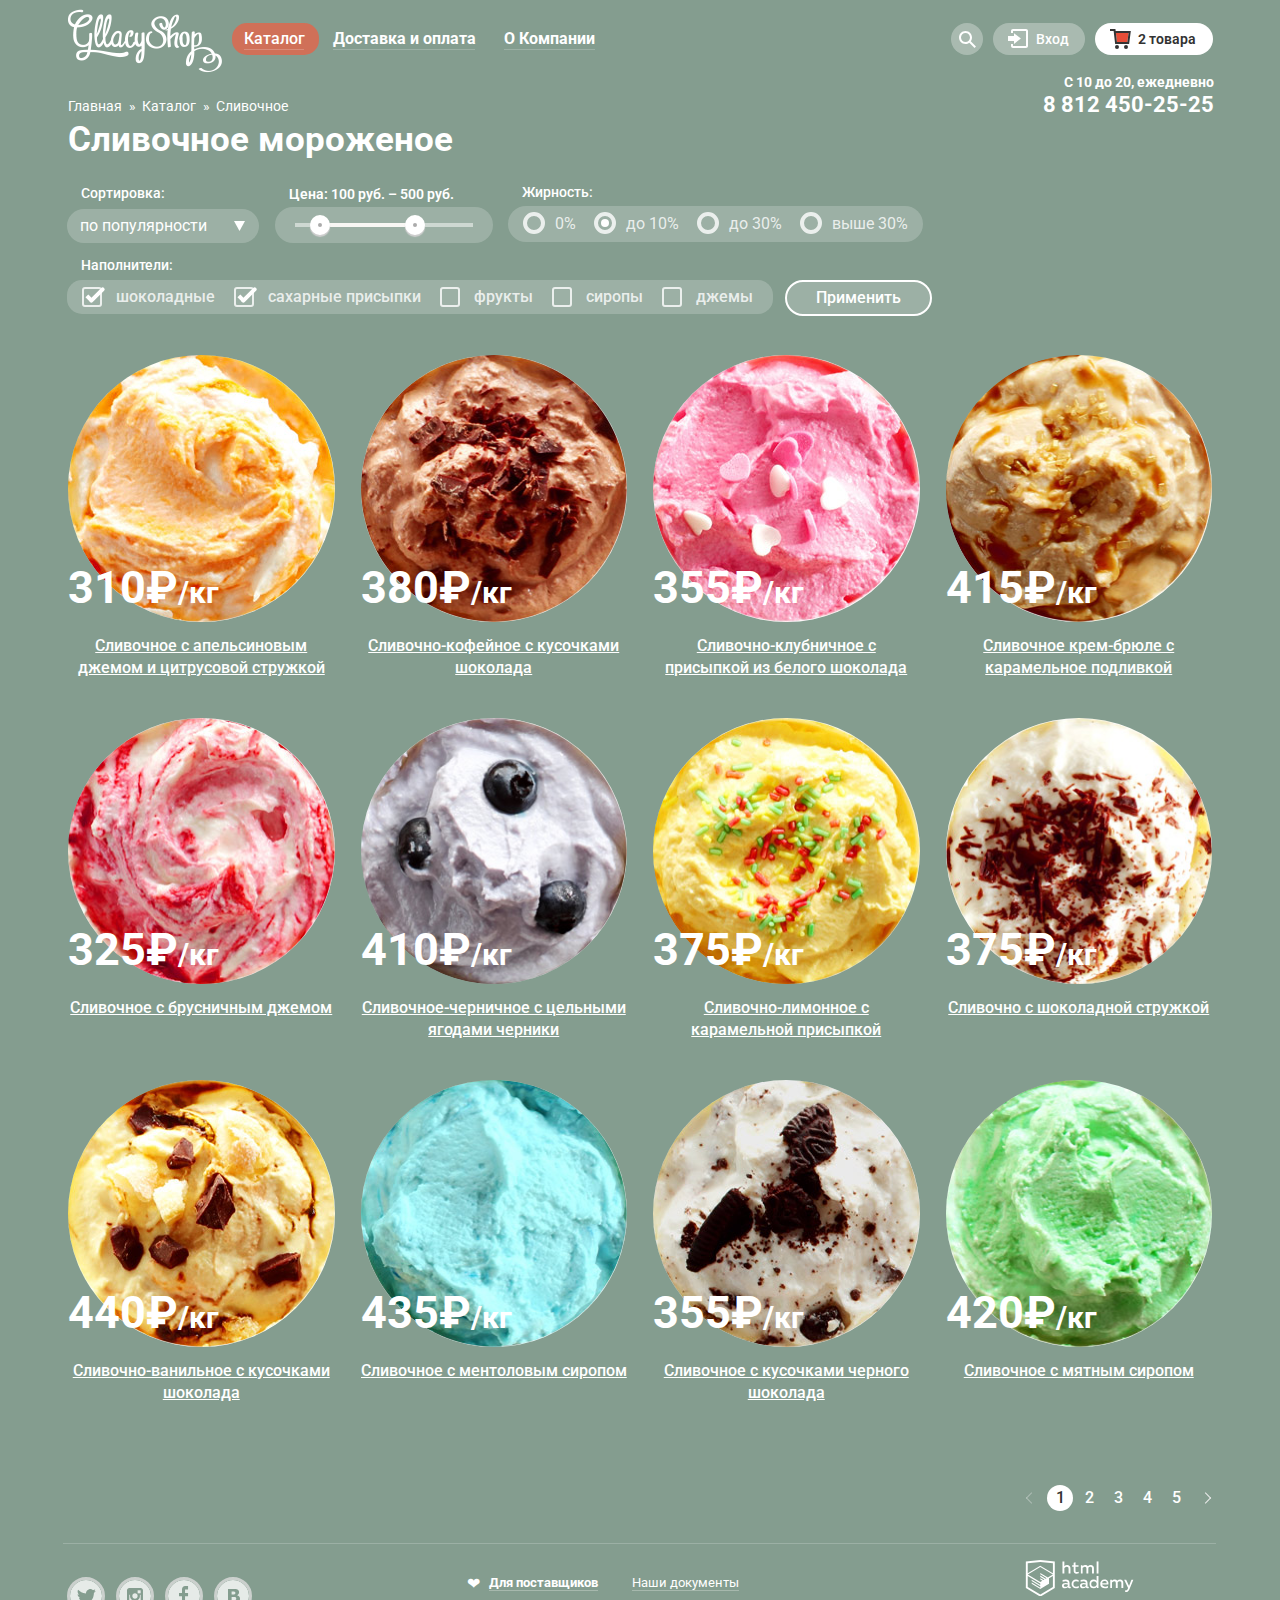
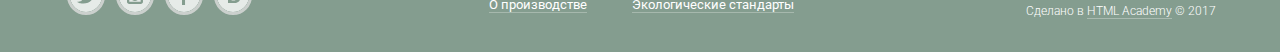
<file: catalog.html>
<!DOCTYPE html>
<html lang="ru">

<head>
    <meta charset="utf-8">
    <title>HTML Academy: Глейси каталог</title>
    <link href="https://fonts.googleapis.com/css?family=Roboto:100,100i,300,300i,400,400i,500,500i,700,700i,900,900i&amp;subset=cyrillic" rel="stylesheet">
    <link rel="stylesheet" type="text/css" href="css/normalize.css">
    <link rel="stylesheet" type="text/css" href="css/style.css">
</head>

<body>
    <header class="main-header container">
        <div class="header-top">
            <a href="index.html" class="main-header-logo">
                <img src="img/index-logo.png" width="154" height="64" alt="Логотип магазина мороженного «Gllacy»">
            </a>
            <nav>
                <ul class="site-navigator">
                    <li class="catalog-navigator">
                        <a href="#" class="cat cat-index menu">Каталог</a>
                        <ul class="site-navigation-sub">
                            <li class="sub-menu-new">
                                <a class="sub-link" href="#">Новинки</a>
                            </li>
                            <li class="cream">
                                <a href="catalog.html">Сливочное</a>
                            </li>
                            <li>
                                <a href="#">Щербеты</a>
                            </li>
                            <li>
                                <a href="#">Фруктовый лёд</a>
                            </li>
                            <li>
                                <a href="#">Мелорин</a>
                            </li>
                        </ul>
                    </li>
                    <li class="delivery">
                        <a href="#" class="menu">Доставка и оплата</a>
                    </li>
                    <li class="company">
                        <a href="#" class="menu">О Компании</a>
                    </li>
                </ul>
            </nav>
            <div class="search dropdown dropdown-btn">
                <div class="div-search-btn">
                    <a class="btn-search dropdown-btn" href="#"></a>
                </div>
                <div class="div-search dropdown-content">
                    <form class="search-form" method="POST" action="https://echo.htmlacademy.ru">
                        <input type="search" id="search-text" name="search-text" placeholder="Что ищем?">
                    </form>
                </div>
            </div>
            <div class="user-enter dropdown">
                <div class="enter">
                    <ul class="user-enter-list">
                        <li class="btn-enter-li">
                            <a href="#" class="btn-enter dropdown-btn">Вход</a>
                        </li>
                    </ul>
                </div>
                <div class="form-enter">
                    <form class="user dropdown-content" method="POST" action="https://echo.htmlacademy.ru">
                        <p>
                            <label for="user-login" class="visually-hidden">Электронная почта</label>
                            <input id="user-login" type="text" name="login" placeholder="Электронная почта" required>
                        </p>
                        <p>
                            <label for="user-password" class="visually-hidden">Пароль</label>
                            <input id="user-password" type="password" name="password" placeholder="Пароль" required>
                        </p>
                        <button class="site-enter" type="submit" value="Войти">Войти</button>
                        <p>
                            <a class="restore" href="#">Забыли пароль?</a>
                        </p>
                        <p>
                            <a class="new-registration" href="#">Новая регистрация</a>
                        </p>
                    </form>
                </div>
            </div>


            <div class="basket basket-cage dropdown-btn">
                <ul class="btn-cage-list">
                    <li class="btn-cage">
                        <a class="cage-index cage-catalog cage-index-catalog" href="#">2 товара</a>
                    </li>
                </ul>

                <div class="header-form-dropdown hide">
                    <form class="cart flex flex--column" action="https://echo.htmlacademy.ru" method="POST">
                        <h3 class="visually-hidden">Корзина</h3>
                        <table class="cart-products">
                            <caption class="cart-total">Итого: 750 руб.</caption>
                            <tbody>
                                <tr class="cart-row visually-hidden">
                                    <th class="cart-col-header">Удалить товар</th>
                                    <th class="cart-col-header">Изображение товара</th>
                                    <th class="cart-col-header">Наименование товара</th>
                                    <th class="cart-col-header">Количество (вес)</th>
                                    <th class="cart-col-header">Цена</th>
                                    <th class="cart-col-header">Стоимость</th>
                                </tr>
                                <tr class="cart-row">
                                    <td class="cart-td cart-td-remove">
                                        <button class="button button-remove" type="button" name="cart-button-remove" id="cart-button-remove-1">
                                            <span class="visually-hidden">Удалить</span>
                                        </button>
                                    </td>
                                    <td class="cart-td cart-td--img">
                                        <img class="cart-image" src="img/ice1.jpg" alt="Апельсиновый джем" width="35" height="35">
                                    </td>
                                    <td class="cart-td cart-name">Пломбир с апельсиновым джемом</td>
                                    <td class="cart-td cart-quantity">1,5 кг х</td>
                                    <td class="cart-td cart-price">200 руб</td>
                                    <td class="cart-td cart-subtotal">300 руб</td>
                                </tr>
                                <tr class="cart-row">
                                    <td class="cart-td cart-td-remove">
                                        <button class="button button-remove" type="button" name="cart-button-remove" id="cart-button-remove-2">
                                            <span class="visually-hidden">Удалить</span>
                                        </button>
                                    </td>
                                    <td class="cart-td cart-td--img">
                                        <img class="cart-image" src="img/ice3.jpg" alt="Клубника с белым шоколадом" width="35" height="35">
                                    </td>
                                    <td class="cart-td cart-name">Клубничный пломбир с присыпкой из белого шоколада</td>
                                    <td class="cart-td cart-quantity">1,5 кг х</td>
                                    <td class="cart-td cart-price">300 руб</td>
                                    <td class="cart-td cart-subtotal">450 руб</td>
                                </tr>
                            </tbody>
                        </table>
                        <button class="button button-have button-table" type="submit" name="cart-button">Оформить заказ</button>
                    </form>
                </div>
            </div>

        </div>
        <div class="header-data">
            <p>
                С 10 до 20, ежедневно
                <b>8 812 450-25-25</b>
            </p>
        </div>
    </header>
    <main class="container">
        <ul class="link-pages">
            <li>
                <a class="breadcrumbs-link" href="index.html">Главная</a>
            </li>
            <li>
                <a class="breadcrumbs-link" href="catalog.html">Каталог</a>
            </li>
            <li>
                <a>Сливочное</a>
            </li>
        </ul>
        <section class="catalog-ice">
            <h1>Сливочное мороженое</h1>
            <form action="https://echo.htmlacademy.ru" method="post">
                <div class="sorting">
                    <fieldset class="filter-category">
                        <legend class="icecream-sorting">Сортировка:</legend>
                        <select id="popular">
                            <option value="popular">по популярности</option>
                            <option value="cheap">сначала недорогие</option>
                            <option value="expensive">сначала дорогие</option>
                            <option value="fatness">по жирности</option>
                        </select>
                    </fieldset>
                    <fieldset class="filter-item">
                        <legend class="price-range">Цена: 100 руб. – 500 руб.</legend>
                        <div class="range-filter">
                            <div class="range-controls">
                                <div class="scale">
                                    <div class="bar"></div>
                                </div>
                                <div class="toggle toggle-min"></div>
                                <div class="toggle toggle-max"></div>
                            </div>
                        </div>
                    </fieldset>
                    <fieldset class="fillers-fats">
                        <legend class="icecream-sorting-fats">
                            <span>Жирность:</span>
                        </legend>
                        <ul class="fillers-radio">
                            <li class="fats-radio">
                                <label class="fillers-fats-radio">
                                    <input type="radio" name="fat" class="visually-hidden" value="0%">
                                    <span class="radio-indicator"></span>
                                    0%
                                </label>
                            </li>
                            <li class="fats-radio">
                                <label class="fillers-fats-radio">
                                    <input type="radio" name="fat" class="visually-hidden" value="-10%" checked>
                                    <span class="radio-indicator"></span>
                                    до 10%
                                </label>
                            </li>
                            <li class="fats-radio">
                                <label class="fillers-fats-radio">
                                    <input type="radio" name="fat" class="visually-hidden" value="-30%">
                                    <span class="radio-indicator"></span>
                                    до 30%
                                </label>
                            </li>
                            <li class="fats-radio">
                                <label class="fillers-fats-radio">
                                    <input type="radio" name="fat" class="visually-hidden" value="+30%">
                                    <span class="radio-indicator"></span>
                                    выше 30%
                                </label>
                            </li>
                        </ul>
                    </fieldset>
                    <fieldset class="fillers">
                        <legend class="icecream-sorting">Наполнители:</legend>
                        <ul class="icecream-sorting-sweet">
                            <li class="fillers-chekbox">
                                <label class="filler-box">
                                    <input type="checkbox" class="visually-hidden" name="chocolad" id="chocolaad" checked>
                                    <span class="checkbox-indicator"></span>
                                    шоколадные
                                </label>
                            </li>
                            <li class="fillers-chekbox">
                                <label class="filler-box">
                                    <input type="checkbox" class="visually-hidden" name="sugar" id="sugar" checked>
                                    <span class="checkbox-indicator"></span>
                                    сахарные присыпки
                                </label>
                            </li>
                            <li class="fillers-chekbox">
                                <label class="filler-box">
                                    <input type="checkbox" class="visually-hidden" name="fruit" id="fruit">
                                    <span class="checkbox-indicator"></span>
                                    фрукты
                                </label>
                            </li>
                            <li class="fillers-chekbox">
                                <label class="filler-box">
                                    <input type="checkbox" class="visually-hidden" name="sirop" id="sirop">
                                    <span class="checkbox-indicator"></span>
                                    сиропы
                                </label>
                            </li>
                            <li class="fillers-chekbox">
                                <label class="filler-box">
                                    <input type="checkbox" class="visually-hidden" name="jam" id="jam">
                                    <span class="checkbox-indicator"></span>
                                    джемы
                                </label>
                            </li>
                        </ul>
                    </fieldset>
                    <button class="button-sorting" type="submit" value="Применить"> Применить </button>
                </div>
            </form>
        </section>
        <section class="price">
            <h2 class="visually-hidden">Примеры мороженного «Gllacy»</h2>
            <ul class="icecream ice-catalog">
                <li class="ice">
                    <div>
                        <img class="ice-img" src="img/ice1.jpg" width="267" height="267" alt="Сливочное мороженное">
                        <p class="sell">310&#8381;<span>/кг</span>
                        </p>
                        <a href="#" class="price-ice">Сливочное с апельсиновым джемом и цитрусовой стружкой</a>
                        <div class="fast-see">
                            <a class="button button-have" href="#">Быстрый просмотр</a>
                        </div>
                    </div>
                </li>
                <li class="ice">
                    <div>
                        <img class="ice-img" src="img/ice2.jpg" width="267" height="267" alt="шоколадное мороженное">
                        <p class="sell">380&#8381;<span>/кг</span>
                        </p>
                        <a href="#" class="price-ice">Сливочно-кофейное с кусочками шоколада</a>
                        <div class="fast-see">
                            <a class="button button-have" href="#">Быстрый просмотр</a>
                        </div>
                    </div>
                </li>
                <li class="ice">
                    <div>
                        <img class="ice-img" src="img/ice3.jpg" width="267" height="267" alt="Сливочно-клубничное">
                        <p class="sell">355&#8381;<span>/кг</span>
                        </p>
                        <a href="#" class="price-ice">Сливочно-клубничное с присыпкой из белого шоколада</a>
                        <div class="fast-see">
                            <a class="button button-have" href="#">Быстрый просмотр</a>
                        </div>
                    </div>
                </li>
                <li class="ice">
                    <div>
                        <img class="ice-img" src="img/ice4.jpg" width="267" height="267" alt="Сливочное крем-брюле">
                        <p class="sell">415&#8381;<span>/кг</span>
                        </p>
                        <a href="#" class="price-ice">Сливочное крем-брюле с карамельное подливкой</a>
                        <div class="fast-see">
                            <a class="button button-have" href="#">Быстрый просмотр</a>
                        </div>
                    </div>
                </li>
                <li class="ice">
                    <div>
                        <img class="ice-img" src="img/ice5.jpg" width="267" height="267" alt="Сливочное с брусничным джемом">
                        <p class="sell">325&#8381;<span>/кг</span>
                        </p>
                        <a href="#" class="price-ice">Сливочное с брусничным джемом
                        </a>
                        <div class="fast-see">
                            <a class="button button-have" href="#">Быстрый просмотр</a>
                        </div>
                    </div>
                </li>
                <li class="ice">
                    <div>
                        <img class="ice-img" src="img/ice6.jpg" width="267" height="267" alt="Сливочное-черничное с цельными ягодами черники">
                        <p class="sell">410&#8381;<span>/кг</span>
                        </p>
                        <a href="#" class="price-ice">Сливочное-черничное с цельными ягодами черники</a>
                        <div class="fast-see">
                            <a class="button button-have" href="#">Быстрый просмотр</a>
                        </div>
                    </div>
                </li>
                <li class="ice">
                    <div>
                        <img class="ice-img" src="img/ice7.jpg" width="267" height="267" alt="Сливочно-лимонное с карамельной присыпкой">
                        <p class="sell">375&#8381;<span>/кг</span>
                        </p>
                        <a href="#" class="price-ice">Сливочно-лимонное с карамельной присыпкой</a>
                        <div class="fast-see">
                            <a class="button button-have" href="#">Быстрый просмотр</a>
                        </div>
                    </div>
                </li>
                <li class="ice">
                    <div>
                        <img class="ice-img" src="img/ice8.jpg" width="267" height="267" alt="Сливочно с шоколадной стружкой">
                        <p class="sell">375&#8381;<span>/кг</span>
                        </p>
                        <a href="#" class="price-ice">Сливочно c шоколадной стружкой
                        </a>
                        <div class="fast-see">
                            <a class="button button-have" href="#">Быстрый просмотр</a>
                        </div>
                    </div>
                </li>
                <li class="ice">
                    <div>
                        <img class="ice-img" src="img/ice9.jpg" width="267" height="267" alt="Сливочно-ванильное с кусочками шоколада">
                        <p class="sell">440&#8381;<span>/кг</span>
                        </p>
                        <a href="#" class="price-ice">Сливочно-ванильное с кусочками шоколада</a>
                        <div class="fast-see">
                            <a class="button button-have" href="#">Быстрый просмотр</a>
                        </div>
                    </div>
                </li>
                <li class="ice">
                    <div>
                        <img class="ice-img" src="img/ice10.jpg" width="267" height="267" alt="Сливочное с ментоловым сиропом">
                        <p class="sell">435&#8381;<span>/кг</span>
                        </p>

                        <a href="#" class="price-ice">Сливочное с ментоловым сиропом
                        </a>
                        <div class="fast-see">
                            <a class="button button-have" href="#">Быстрый просмотр</a>
                        </div>
                    </div>
                </li>
                <li class="ice">
                    <div>
                        <img class="ice-img" src="img/ice11.jpg" width="267" height="267" alt="Сливочное с кусочками черного шоколада">
                        <p class="price1">355&#8381;<span>/кг</span>
                        </p>

                        <a href="#" class="price-ice">Сливочное с кусочками черного шоколада
                        </a>
                        <div class="fast-see">
                            <a class="button button-have" href="#">Быстрый просмотр</a>
                        </div>
                    </div>
                </li>
                <li class="ice">
                    <div>
                        <img class="ice-img" src="img/ice12.jpg" width="267" height="267" alt="Сливочное с мятным сиропом">
                        <p class="sell">420&#8381;<span>/кг</span></p>

                        <a href="#" class="price-ice">Сливочное с мятным сиропом
                        </a>
                        <div class="fast-see">
                            <a class="button button-have" href="#">Быстрый просмотр</a>
                        </div>
                    </div>
                </li>
            </ul>
        </section>
        <section class="page">
            <h2 class="visually-hidden">Переход по страницам каталога</h2>
            <nav>
                <div class="paginator">
                    <ol class="paginator-list">
                        <li class="paginator-item">
                            <a class="paginator-link first-page not-light" href="#"></a>
                        </li>
                        <li class="paginator-item">
                            <a class="paginator-link not-light " href="#">1</a>
                        </li>
                        <li class="paginator-item">
                            <a class="paginator-link" href="#">2</a>
                        </li>
                        <li class="paginator-item">
                            <a class="paginator-link" href="#">3</a>
                        </li>
                        <li class="paginator-item">
                            <a class="paginator-link" href="#">4</a>
                        </li>
                        <li class="paginator-item">
                            <a class="paginator-link" href="#">5</a>
                        </li>
                        <li class="paginator-item">
                            <a class="paginator-link last-page not-light " href="#"></a>
                        </li>
                    </ol>
                </div>
            </nav>
        </section>
    </main>
    <footer class="container flex-footer">
        <ul class="social-flex">
            <li class="social-btn social-btn-tw">
                <a href="#">
                    <img class="tw" src="img/tw.svg" width="38" height="38" alt="твиттер">
                </a>
            </li>
            <li class="social-btn social-btn-in">
                <a href="#">
                    <img class="it" src="img/it.svg" width="38" height="38" alt="инстаграм">
                </a>
            </li>
            <li class="social-btn social-btn-fb">
                <a href="#">
                    <img class="fb" src="img/fb.svg" width="38" height="38" alt="фейсбук">
                </a>
            </li>
            <li class="social-btn social-btn-vk">
                <a href="#">
                    <img class="vk" src="img/vk.svg" width="38" height="38" alt="вконтакте">
                </a>
            </li>
        </ul>
        <div class="table-footer-menu">
            <ul class="footer-list">
                <li>
                    <a class="heart" href="#">Для поставщиков</a>
                </li>
                <li>
                    <a href="#">Наши документы</a>
                </li>

                <li>
                    <a href=#>О производстве</a>
                </li>
                <li>
                    <a href="#">Экологические стандарты</a>
                </li>
            </ul>
        </div>
        <div class="htmlacademy-logo">
            <a href="https://htmlacademy.ru/intensive/htmlcss" target="_blank">
                <img src="img/html-logo.svg" width="130" height="36" alt="Логотип HTMLAcademy">
            </a>
            <p>Сделано в
                <a class="logo-href" href="https://htmlacademy.ru/intensive/htmlcss" target="_blank">HTML Academy</a> © 2017</p>
        </div>
    </footer>
    <section class="popup hide">
        <h2 class="visually-hidden">Обратная связь</h2>
        <div class="feedback-window">
            <form class="feedback-form-window" method="POST" action="https://echo.htmlacademy.ru">
                <span>Мы обязательно вам ответим!</span>
                <input type="text" id="yourname" name="youname" placeholder="Как вас зовут?" required>
                <input type="email" id="your-email" name="your-email" placeholder="Ваша почта для ответа?" required>
                <input type="text" id="your-comment" name="your-comment" placeholder="Напишите что-нибудь..." required>
                <button type="submit">Отправить</button>
            </form>
        </div>
    </section>

</body>

</html>
</file>
<file: css/style.css>
html {
  -webkit-box-sizing: border-box;
  box-sizing: border-box;
}

*,
*::before,
*::after {
  -webkit-box-sizing: inherit;
  box-sizing: inherit;
}

body {
  margin: 0px;
  padding: 0px;
  min-width: 1200px;
  font-weight: 400;
  font-size: 16px;
  line-height: 22px;
  font-family: "Roboto", Tahoma, sans-serif;
  background-color: #849d8f;
}

img {
  max-width: 100%;
}

a {
  text-decoration: none;
}

.container {
  display: block;
  min-width: 900px;
  max-width: 1200px;
  width: 100%;
  width: 1200px;
  margin: 0 auto;
  padding: 0 28px;
}

.hide {
  display: none;
}

.header-top {
  display: -webkit-box;
  display: -ms-flexbox;
  display: flex;
  margin-top: 23px;
}

.main-header-logo {
  margin-top: -14px;
  margin-left: 0px;
}

.site-navigator {
  display: -webkit-box;
  display: -ms-flexbox;
  display: flex;
  -webkit-box-pack: justify;
  -ms-flex-pack: justify;
  justify-content: space-between;
  -webkit-box-align: center;
  -ms-flex-align: center;
  align-items: center;
  padding-left: 0;
  list-style: none;
  margin-left: 10px;
  margin-top: 5px;
}

.site-navigator li:first-child {
  margin-left: 0;
}

.site-navigator a {
  font-size: 16px;
  line-height: 18px;
  font-weight: bold;
  color: #ffffff;
}

.site-navigation-sub a {
  display: block;
  font-size: 14px;
  line-height: 28px;
  font-weight: 400;
  color: #323232;
  list-style: none;
  text-decoration: none;
  padding-left: 20px;
}

.sub-menu-new {
  font-weight: 700;
}

.sub-menu-new:hover {
  text-align: left;
  background-color: #fbded8;
  border-radius: 0;
}

.site-navigator ul {
  position: absolute;
  padding-left: 0;
  list-style: none;
  background-color: #f8f7f4;
  display: none;
  text-align: left;
  -webkit-box-sizing: border-box;
  box-sizing: border-box;
  width: 143px;
  margin-left: -7px;
  padding: 0;
  overflow: hidden;
  list-style: none;
  background-color: #f8f7f4;
  border-radius: 5px;
  -webkit-box-shadow: 0 20px 20px rgba(0, 0, 0, 0.4);
  box-shadow: 0 20px 20px rgba(0, 0, 0, 0.4);
}

.site-navigator a {
  padding: 1px 14px;
  border-radius: 15px;
}

a.menu {
  padding: 5px 14px;
}

a.menu::before {
  content: "";
  position: absolute;
  top: 49px;
  width: 60px;
  border-bottom: 1px solid rgba(255, 255, 255, 0.2);
  transition: all 0.3s ease-in-out;
}

.delivery a::before {
  width: 142px;
}

.company a::before {
  width: 91px;
}

.site-navigator a:hover,
.catalog-navigator:hover > a {
  background: #f7f6f3;
  color: #323232;
  -webkit-transition: all 0.2s ease-in-out;
  -o-transition: all 0.2s ease-in-out;
  transition: all 0.2s ease-in-out;
}

.site-navigator a:active {
  background-color: #ededed;
  -webkit-transition: all 0.2s ease-in-out;
  -o-transition: all 0.2s ease-in-out;
  transition: all 0.2s ease-in-out;
}

.catalog-navigator,
.delivery,
.company,
.btn-enter,
.btn-cage {
  padding-bottom: 10px;
}

.catalog-navigator:hover ul {
  margin-top: 7px;
  display: block;
  z-index: 1;
  -webkit-transition: all 0.2s ease-in-out;
  -o-transition: all 0.2s ease-in-out;
  transition: all 0.2s ease-in-out;
}

a.sub-link {
  font-weight: 700;
  padding: 0 15px;
  line-height: 38px;
}

a.sub-link::after {
  display: block;
  content: "";
  width: 100%;
  margin: 0 auto;
  height: 1px;
  background-color: rgba(50, 50, 50, 0.2);
}

.site-navigation-sub a:hover {
  text-align: left;
  background-color: #fbded8;
  border-radius: 0;
  -webkit-transition: all 0.2s ease-in-out;
  -o-transition: all 0.2s ease-in-out;
  transition: all 0.2s ease-in-out;
}

.site-navigation-sub a:active {
  background-color: #f6b5a5;
}

.dropdown .dropdown-content {
  display: none;
}

.dropdown-btn {
  margin-left: 10px;
}

.search {
  margin-left: auto;
}
.basket {
  margin-left: 0px;
  position: relative;
}

.btn-search {
  display: inline-block;
  width: 32px;
  height: 32px;
  background: url("../img/lupa.svg") no-repeat 50% 50%;
  background-color: rgba(255, 255, 255, 0.3);
  border-radius: 50%;
}

.btn-search:hover {
  background: url("../img/lupa-hover.svg") no-repeat 50% 50%;
  background-color: #ffffff;
  -webkit-transition: all 0.2s ease-in-out;
  -o-transition: all 0.2s ease-in-out;
  transition: all 0.2s ease-in-out;
}

.search:hover .div-search {
  display: block;
  position: absolute;
  padding: 1px 1px 20px 1px;
}
.btn-enter {
  display: inline-block;
  padding: 9px 16px 9px 43px;
  font-weight: 500;
  font-size: 14px;
  line-height: 14px;
  text-align: center;
  color: #ffffff;
  vertical-align: top;
  text-decoration: none;
  background: url("../img/enter.svg") no-repeat 21% 49%;
  background-color: rgba(255, 255, 255, 0.3);
  border-radius: 50px;
  border: none;

  cursor: pointer;
}

.btn-enter:hover {
  display: block;
  color: #323232;
  background: url("../img/enter-hover.svg") no-repeat 21% 49%;
  background-color: #ffffff;
  -webkit-transition: all 0.2s ease-in-out;
  -o-transition: all 0.2s ease-in-out;
  transition: all 0.2s ease-in-out;
}

.user-enter:hover .dropdown-content {
  display: block;
  position: absolute;
  margin-left: -175px;
  margin-top: -6px;
  width: 277px;
  height: 214px;
  background-color: #f8f7f4;
  border-radius: 10px;
  z-index: 1;
}

.user-enter-list {
  margin: 0;
  padding: 0;
}

.btn-enter-li {
  display: inline-block;
  list-style: none;
  margin: 0;
  padding-bottom: 10px;
}

input[type="text"] {
  font-size: 16px;
  width: 239px;
  font-weight: 900;
  color: #323232;
  height: 42px;
  margin: 10px 19px;
  border-radius: 5px;
  padding-left: 14px;
  padding-right: 14px;
  border: 1px solid #d3d3d2;
}

input[type="text"]::-webkit-input-placeholder {
  font-size: 14px;
  color: #999999;
  font-weight: 400;
}

input[type="text"]:-ms-input-placeholder {
  font-size: 14px;
  color: #999999;
  font-weight: 400;
}

input[type="text"]::-ms-input-placeholder {
  font-size: 14px;
  color: #999999;
  font-weight: 400;
}

input[type="text"]::placeholder {
  font-size: 14px;
  color: #999999;
  font-weight: 400;
}

input[type="password"] {
  font-size: 16px;
  font-weight: 900;
  color: #323232;
  width: 239px;
  height: 42px;
  margin: 0px 19px;
  border-radius: 5px;
  padding-left: 14px;
  padding-right: 14px;
  border: 1px solid #d3d3d2;
}

input[type="password"]::-webkit-input-placeholder {
  font-size: 14px;
  color: #999999;
  font-weight: 400;
}

input[type="password"]:-ms-input-placeholder {
  font-size: 14px;
  color: #999999;
  font-weight: 400;
}

input[type="password"]::-ms-input-placeholder {
  font-size: 14px;
  color: #999999;
  font-weight: 400;
}

input[type="password"]::placeholder {
  font-size: 14px;
  color: #999999;
  font-weight: 400;
}

.div-search {
  position: absolute;
  margin-left: -300px;
  margin-top: -2px;
  width: 341px;
  height: 84px;
  background-color: #f8f7f4;
  border-radius: 10px;
}

input[type="search"] {
  width: 309px;
  height: 42px;
  margin: 20px 15px;
  border: 1px solid #d3d3d2;
  border-radius: 5px;
  font-size: 18px;
  line-height: 24px;
  color: #323232;
  font-weight: 700;
  padding-left: 14px;
  padding-right: 14px;
}

input[type="search"]:hover,
input[type="password"]:hover,
input[type="text"]:hover {
  outline: 2px solid #c7c6c5;
}

input[type="search"]:focus,
input[type="password"]:focus,
input[type="text"]:focus {
  outline: 2px solid #8fbdec;
}

input[type="search"]::-webkit-input-placeholder {
  font-size: 14px;
  color: #999999;
}

input[type="search"]:-ms-input-placeholder {
  font-size: 14px;
  color: #999999;
}

input[type="search"]::-ms-input-placeholder {
  font-size: 14px;
  color: #999999;
}

input[type="search"]::placeholder {
  font-size: 14px;
}

.site-enter {
  display: inline-block;
  font-size: 18px;
  line-height: 24px;
  font-weight: bold;
  padding: 10px 25px;
  margin-left: 18px;
  text-align: center;
  vertical-align: middle;
  border-radius: 100px;
  color: #ffffff;
  border: 0;
  text-shadow: 0 2px 5px rgba(160, 32, 11, 0.76);
  text-decoration: none;
  background: #f26843;
  background: -webkit-gradient(
    linear,
    left top,
    left bottom,
    from(#f26843),
    to(#e74a35)
  );
  background: -webkit-linear-gradient(top, #f26843 0%, #e74a35 100%);
  background: -o-linear-gradient(top, #f26843 0%, #e74a35 100%);
  background: linear-gradient(to bottom, #f26843 0%, #e74a35 100%);
  -webkit-box-shadow: 0 2px 2px rgba(172, 16, 0, 0.64);
  box-shadow: 0 2px 2px rgba(172, 16, 0, 0.64);
}

.site-enter:hover {
  background: #ed7360;
}

.site-enter:active {
  background: -webkit-gradient(
    linear,
    left top,
    left bottom,
    from(#e74a35),
    to(#f26843)
  );
  background: -webkit-linear-gradient(top, #e74a35 0%, #f26843 100%);
  background: -o-linear-gradient(top, #e74a35 0%, #f26843 100%);
  background: linear-gradient(to bottom, #e74a35 0%, #f26843 100%);
  -webkit-box-shadow: 0 -2px 2px rgba(172, 16, 0, 0.64);
  box-shadow: 0 -2px 2px rgba(172, 16, 0, 0.64);
}

.user p {
  font-size: 13px;
  line-height: 24px;
  font-weight: 400;
  color: #323232;
}
.user a {
  display: block;
  position: relative;
  margin-left: 139px;
  top: -52px;
  line-height: 10px;
  color: #323232;
  text-decoration: underline;
}

.user a:hover {
  color: #e84d37;
  -webkit-transition: all 0.2s ease-in-out;
  -o-transition: all 0.2s ease-in-out;
  transition: all 0.2s ease-in-out;
}

.cage-index {
  display: inline-block;
  padding: 9px 17px 9px 43px;
  margin-right: -1px;
  font-weight: 600;
  font-size: 14px;
  line-height: 14px;
  text-align: center;
  color: #ffffff;
  vertical-align: top;
  text-decoration: none;
  background: url("../img/cage-index.svg") no-repeat 20% 50%;
  background-color: rgba(255, 255, 255, 0.3);
  border-radius: 50px;
  border: none;

  cursor: pointer;
}

.cage-index:hover {
  color: #323232;
  background: url("../img/cage-index-hover.svg") no-repeat 20% 50%;
  background-color: #ffffff;
  -webkit-transition: all 0.2s ease-in-out;
  -o-transition: all 0.2s ease-in-out;
  transition: all 0.2s ease-in-out;
}

.header-data {
  display: -webkit-box;
  display: -ms-flexbox;
  display: flex;
  -webkit-box-pack: end;
  -ms-flex-pack: end;
  justify-content: flex-end;
  -ms-flex-wrap: wrap;
  flex-wrap: wrap;
  margin-right: -2px;
  margin-top: -22px;
}

.header-data p {
  font-size: 14px;
  line-height: 22px;
  text-align: right;
  font-weight: bold;
  color: #ffffff;
}

.header-data b {
  display: block;
  font-size: 22px;
  line-height: 24px;
  font-weight: 700;
}

.slider {
  display: none;
  opacity: 0;
  -webkit-transition: opacity 0.5s;
  -o-transition: opacity 0.5s;
  transition: opacity 0.5s;
  text-align: center;
  padding-top: 255px;
  margin-top: 5px;
  margin-left: 4px;
}

.slider img {
  position: absolute;
  right: 50%;
  top: 0;
  z-index: -1;
  -webkit-transform: translateX(50%);
  -ms-transform: translateX(50%);
  transform: translateX(50%);
}

.slider p {
  font-size: 60px;
  line-height: 60.35px;
  font-weight: bold;
  max-width: 672px;
  margin: 0 auto;
  color: #ffffff;
}

a.slide-btn {
  display: inline-block;
  font-size: 32px;
  line-height: 44px;
  font-weight: bold;
  padding: 10px 40px;
  margin: 30px auto 40px auto;
  text-align: center;
  vertical-align: middle;
  border-radius: 100px;
  color: #ffffff;
  text-shadow: 0 2px 5px rgba(160, 32, 11, 0.76);
  text-decoration: none;
  background: #f26843;
  background: -webkit-gradient(
    linear,
    left top,
    left bottom,
    from(#f26843),
    to(#e74a35)
  );
  background: -webkit-linear-gradient(top, #f26843 0%, #e74a35 100%);
  background: -o-linear-gradient(top, #f26843 0%, #e74a35 100%);
  background: linear-gradient(to bottom, #f26843 0%, #e74a35 100%);
  -webkit-box-shadow: 0 2px 2px rgba(172, 16, 0, 0.64);
  box-shadow: 0 2px 2px rgba(172, 16, 0, 0.64);
}

a.slide-btn:hover {
  background: #ed7360;
}

a.slide-btn:active {
  background: -webkit-gradient(
    linear,
    left top,
    left bottom,
    from(#e74a35),
    to(#f26843)
  );
  background: -webkit-linear-gradient(top, #e74a35 0%, #f26843 100%);
  background: -o-linear-gradient(top, #e74a35 0%, #f26843 100%);
  background: linear-gradient(to bottom, #e74a35 0%, #f26843 100%);
  -webkit-box-shadow: inset 0 2px 2px 0 #952718;
  box-shadow: inset 0 2px 2px 0 #952718;
}

.slide-btn1:checked ~ main .slide1,
.slide-btn2:checked ~ main .slide2,
.slide-btn3:checked ~ main .slide3 {
  display: block;
  opacity: 1;
}

.slide-btn1:checked ~ main .slide1::before {
  content: "";
  position: fixed;
  width: 100%;
  height: 100%;
  top: 0;
  left: 0;
  z-index: -2;
  background-color: #849d8f;
  -webkit-transition: all 0.2s ease-in-out;
  -o-transition: all 0.2s ease-in-out;
  transition: all 0.2s ease-in-out;
}

.slide-btn2:checked ~ main .slide2::before {
  content: "";
  position: fixed;
  width: 100%;
  height: 100%;
  top: 0;
  left: 0;
  z-index: -2;
  background-color: #8996a6;
  -webkit-transition: all 0.2s ease-in-out;
  -o-transition: all 0.2s ease-in-out;
  transition: all 0.2s ease-in-out;
}

.slide-btn3:checked ~ main .slide3::before {
  content: "";
  position: fixed;
  width: 100%;
  height: 100%;
  top: 0;
  left: 0;
  z-index: -2;
  background-color: #9d8b84;
  -webkit-transition: all 0.2s ease-in-out;
  -o-transition: all 0.2s ease-in-out;
  transition: all 0.2s ease-in-out;
}

.slide-controls label {
  display: inline-block;
  width: 20px;
  height: 20px;
  margin-right: 5px;
  vertical-align: top;
  background-color: transparent;
  border: 2px solid #ffffff;
  border-radius: 50%;
  cursor: pointer;
  -webkit-transition: all 0.2s ease-in-out;
  -o-transition: all 0.2s ease-in-out;
  transition: all 0.2s ease-in-out;
}

.slide-controls label:hover {
  background-color: rgba(237, 237, 237, 0.4);
  -webkit-transition: all 0.2s ease-in-out;
  -o-transition: all 0.2s ease-in-out;
  transition: all 0.2s ease-in-out;
}

.slide-controls {
  position: absolute;
  top: 563px;
}
.slide-btn1:checked ~ main label[for="btn-1"],
.slide-btn2:checked ~ main label[for="btn-2"],
.slide-btn3:checked ~ main label[for="btn-3"] {
  background-color: #ffffff;
  -webkit-transition: all 0.2s ease-in-out;
  -o-transition: all 0.2s ease-in-out;
  transition: all 0.2s ease-in-out;
}

.banner-jam {
  margin-right: 26px;
}

.banners-flex {
  display: -webkit-box;
  display: -ms-flexbox;
  display: flex;
  height: auto;
  -webkit-box-align: center;
  -ms-flex-align: center;
  align-items: center;
}

.banners-flex section {
  width: 50%;
  background-repeat: no-repeat;
  background-size: cover;
}

.banner-jam h2,
.banner-chocolate h2 {
  margin-left: 0;
  padding-top: 0;
  font-size: 35px;
  line-height: 41px;
  font-weight: bold;
  color: #ffffff;
  width: 100%;
  margin-top: 0;
  margin-bottom: 15px;
}

.banner-jam p,
.banner-chocolate p {
  margin-left: 0;
  margin-top: 0;
  padding-right: 0;
  margin-bottom: 45px;

  font-size: 18px;
  width: 100%;
  line-height: 22px;
  font-weight: bold;
  color: #ffffff;
}

.banner-jam a,
.banner-chocolate a {
  font-size: 18px;
  line-height: 24px;
  font-weight: bold;
  color: #ffffff;
  text-decoration: none;
  margin-left: 0;
  margin-top: 0;
  -ms-flex-item-align: end;
  align-self: flex-end;
  border-radius: 23px;
  margin-bottom: 3px;
  margin-right: 0;
}

.jam,
.chocolate {
  display: -webkit-box;

  display: -ms-flexbox;

  display: flex;
  -ms-flex-wrap: wrap;
  flex-wrap: wrap;
  -webkit-box-orient: vertical;
  -webkit-box-direction: normal;
  -ms-flex-direction: column;
  flex-direction: column;
}

.image {
  margin-bottom: 31px;
  /* height: 229px; */
  border-radius: 16px;
}
.jam {
  background: url("../img/raspberries.jpg") 22% 52%;
  border-radius: 15px;
  background-color: #b31832;
  padding: 17px 19px 21px 19px;
}

.chocolate {
  background: url("../img/chocolate.jpg") 81% 47%;
  border-radius: 15px;
  background-color: #663412;
  padding: 17px 19px 21px 19px;
}

.button-have {
  display: inline-block;
  font-size: 18px;
  line-height: 24px;
  font-weight: bold;
  padding: 10px 22px 10px 21px;
  text-align: center;
  vertical-align: middle;
  border-radius: 100px;
  color: #ffffff;

  margin-right: 0;
  margin-top: 27px;
  text-shadow: 0 2px 5px rgba(160, 32, 11, 0.76);
  text-decoration: none;
  background: #f26843;
  background: -webkit-gradient(
    linear,
    left top,
    left bottom,
    from(#f26843),
    to(#e74a35)
  );
  background: -webkit-linear-gradient(top, #f26843 0%, #e74a35 100%);
  background: -o-linear-gradient(top, #f26843 0%, #e74a35 100%);
  background: linear-gradient(to bottom, #f26843 0%, #e74a35 100%);
  -webkit-box-shadow: 0 2px 2px rgba(172, 16, 0, 0.64);
  box-shadow: 0 2px 2px rgba(172, 16, 0, 0.64);
}

.button-have:hover {
  background: #ed7360;
}

.button-have:active {
  background: -webkit-gradient(
    linear,
    left top,
    left bottom,
    from(#e74a35),
    to(#f26843)
  );
  background: -webkit-linear-gradient(top, #e74a35 0%, #f26843 100%);
  background: -o-linear-gradient(top, #e74a35 0%, #f26843 100%);
  background: linear-gradient(to bottom, #e74a35 0%, #f26843 100%);
  -webkit-box-shadow: 0 -2px 2px rgba(172, 16, 0, 0.64);
  box-shadow: 0 -2px 2px rgba(172, 16, 0, 0.64);
}

.button-jam {
  /* margin-left: 374px; */
  padding: 11px 23px 11px 23px;
}

.icecream {
  display: -webkit-box;
  display: -ms-flexbox;
  display: flex;
  -ms-flex-wrap: wrap;
  flex-wrap: wrap;
  padding: 0;
  -webkit-box-pack: start;
  -ms-flex-pack: start;
  justify-content: flex-start;
  list-style: none;
  margin: 0 -13px 0px;
}
/* .icecream li {
  margin-bottom: 38px;
} */

.ice {
  position: relative;
  width: 25%;
  margin-bottom: 39px;
  margin: 0;
  min-height: 1px;
}

.ice > div {
  padding: 7px 13px 21px 13px;
}

.ice:hover > div {
  position: absolute;
  top: 0;
  left: 0;
  background-color: hsla(0, 0%, 100%, 0.2);
  -webkit-box-shadow: 0 0px 80px 0 rgba(0, 0, 0, 0.4);
  box-shadow: 0 0px 80px 0 rgba(0, 0, 0, 0.4);
  border-radius: 5px;
  z-index: 2;
  -webkit-transition: all 0.5s;
  -o-transition: all 0.5s;
  transition: all 0.5s;
}

ice-catalog {
  margin-bottom: 39px;
}

.ice img {
  border-radius: 50%;
}

.ice-img {
  height: auto;
}

.hit-image {
  position: absolute;
  top: 70px;
  left: 11px;
  display: inline-block;
  width: 61px;
  height: 61px;
  vertical-align: baseline;
  background-image: url("../img/hit.png");
  background-repeat: no-repeat;
}

.icecream p {
  margin: 0;
  font-size: 45px;
  line-height: 45px;
  font-weight: bold;
  color: #ffffff;
  margin-top: -63px;
  margin-bottom: 20px;
}

.icecream span {
  font-size: 30px;
  line-height: 45px;
  font-weight: bold;
  color: #ffffff;
}

.price-ice {
  display: block;
  text-align: center;
  font-size: 16px;
  line-height: 22px;
  font-weight: 500;
  color: #ffffff;
  margin-bottom: 11px;
  height: 44px;
  min-height: 44px;
  overflow: hidden;
  text-decoration: underline;
}

.price-ice:hover {
  color: #ffbc9e;
  transition: all 0.3s ease-in-out;
}

.ice:hover .price-ice {
  height: auto;
}

.fast-see {
  display: none;
}

.ice:hover .fast-see {
  display: block;
}

.fast-see a {
  display: block;
  margin: 0 auto;
  width: 200px;
  padding: 0;
  height: 45px;
  line-height: 45px;
}

.waffle {
  display: -webkit-box;
  display: -ms-flexbox;
  display: flex;
  -ms-flex-wrap: wrap;
  flex-wrap: wrap;
  width: 50%;
  margin-bottom: 40px;
  margin-top: 6px;
  -webkit-box-orient: horizontal;
  -webkit-box-direction: normal;
  -ms-flex-direction: row;
  flex-direction: row;
  background: url("../img/vaflya.png") 50% 100%;
  width: 100%;

  border-radius: 15px;
  background-color: #fae7c3;
}

.waffle > h2 {
  padding-top: 5px;
  padding-left: 19px;
  margin-bottom: 22px;
  font-size: 24px;
  line-height: 30px;
  font-weight: 500;
  color: #323232;
}

.waffle p {
  /* display: -webkit-box;
  display: -ms-flexbox;
  display: flex;
  top:-46px;
  left: -4px;
  -webkit-box-pack:justify;
      -ms-flex-pack:justify;
          justify-content:space-between; */
  padding-left: 76px;
  position: relative;
  margin-right: 7px;
  margin-bottom: 23px;
  margin-top: 0;
  width: 49%;
  height: 25%;
  text-align: left;
  font-size: 16px;
  line-height: 22px;
  font-weight: 400;
  color: #323232;
}

.waffle img {
  position: absolute;
  left: 18px;
  top: -12px;
}

.flex-news-sub {
  display: -webkit-box;
  display: -ms-flexbox;
  display: flex;
  -webkit-box-pack: center;
  -ms-flex-pack: center;
  justify-content: center;
  margin-bottom: 40px;
}

.news {
  display: -webkit-box;
  display: -ms-flexbox;
  display: flex;
  -webkit-box-orient: vertical;
  -webkit-box-direction: normal;
  -ms-flex-direction: column;
  flex-direction: column;
  background: url("../img/news.jpg") no-repeat 50% 50%;
  width: 50%;
  border-radius: 15px;
  margin-right: 13px;
  background-color: white;
  background-size: cover;
}

.news h2 {
  font-size: 16px;
  line-height: 22px;
  font-weight: bold;
  padding-left: 20px;
  padding-top: 10px;
  text-align: left;
  color: #323232;
  margin-bottom: 5px;
}

.news a {
  display: block;
  font-size: 24px;
  line-height: 30px;
  font-weight: bold;
  color: #323232;
  margin-left: 19px;
  width: 285px;
  -webkit-text-decoration-line: underline;
  text-decoration-line: underline;
}

.news a:hover {
  color: #e84d37;
  -webkit-transition: all 0.2s ease-in-out;
  -o-transition: all 0.2s ease-in-out;
  transition: all 0.2s ease-in-out;
}

.subscribe {
  display: -webkit-box;
  display: -ms-flexbox;
  display: flex;
  margin-left: 13px;
}

.subscribe p {
  font-size: 16px;
  line-height: 22px;
  font-weight: 500;
  color: #5a5a5a;
  padding-left: 20px;
  padding-top: 13px;
  margin-bottom: 35px;
  padding-right: 20px;
}

input[type="email"] {
  font-size: 16px;
  font-weight: 900;
  margin-left: 20px;
  margin-top: 0;
  margin-bottom: 35px;
  margin-right: 1px;
  padding: 10px 11px 11px 14px;
  line-height: 24px;
  height: 46px;
  width: 370px;
  border-radius: 5px;
  border: 1px solid #d3d3d2;
  color: #323232;
}

input[type="email"]:hover {
  outline: 2px solid #c7c6c5;
}

input[type="email"]:focus {
  outline: 2px solid #8fbdec;
}

input[type="email"]::-webkit-input-placeholder {
  font-size: 16px;
  line-height: 24px;
  color: #999999;
  font-weight: 400;
}

input[type="email"]:-ms-input-placeholder {
  font-size: 16px;
  line-height: 24px;
  color: #999999;
  font-weight: 400;
}

input[type="email"]::-ms-input-placeholder {
  font-size: 16px;
  line-height: 24px;
  color: #999999;
  font-weight: 400;
}

input[type="email"]::placeholder {
  font-size: 16px;
  line-height: 24px;
  color: #999999;
  font-weight: 400;
}

.subscribe button {
  position: relative;
  display: inline-block;
  font-size: 18px;
  line-height: 24px;
  font-weight: bold;
  padding: 10px 16px 11px 19px;
  right: -6px;
  top: -2px;
  text-align: center;
  vertical-align: middle;
  border-radius: 100px;
  color: #ffffff;
  border: 0;
  text-shadow: 0 2px 5px rgba(160, 32, 11, 0.76);
  text-decoration: none;
  background: #f26843;
  background: -webkit-gradient(
    linear,
    left top,
    left bottom,
    from(#f26843),
    to(#e74a35)
  );
  background: -webkit-linear-gradient(top, #f26843 0%, #e74a35 100%);
  background: -o-linear-gradient(top, #f26843 0%, #e74a35 100%);
  background: linear-gradient(to bottom, #f26843 0%, #e74a35 100%);
  -webkit-box-shadow: 0 2px 2px rgba(172, 16, 0, 0.64);
  box-shadow: 0 2px 2px rgba(172, 16, 0, 0.64);
}

.subscribe button:hover {
  background: #ed7360;
}

.subscribe button:active {
  background: -webkit-gradient(
    linear,
    left top,
    left bottom,
    from(#e74a35),
    to(#f26843)
  );
  background: -webkit-linear-gradient(top, #e74a35 0%, #f26843 100%);
  background: -o-linear-gradient(top, #e74a35 0%, #f26843 100%);
  background: linear-gradient(to bottom, #e74a35 0%, #f26843 100%);
  -webkit-box-shadow: 0 -2px 2px rgba(172, 16, 0, 0.64);
  box-shadow: 0 -2px 2px rgba(172, 16, 0, 0.64);
}

.subscribe-form {
  background: #f8f7f4;
  width: 100%;
  margin: 5px;
  border-radius: 10px;
}

.subscribe {
  background: url("../img/gradient.jpg") repeat 100% 100%;
  width: 50%;
  border-radius: 15px;
}

.map-flex {
  display: -webkit-box;
  display: -ms-flexbox;
  display: flex;
  -webkit-box-orient: horizontal;
  -webkit-box-direction: normal;
  -ms-flex-direction: row;
  flex-direction: row;
  -ms-flex-pack: distribute;
  justify-content: space-around;
  margin-bottom: 5px;
}

.map-flex .container {
  position: relative;
}

.map {
  width: 100%;
  height: 430px;
  background-color: #e7e3d1;
  background: url("../img/map.jpg");
  background-repeat: no-repeat;
  background-position: top;
}

.feedback-form {
  display: -webkit-box;
  display: -ms-flexbox;
  display: flex;
  position: absolute;
  right: 29px;
  top: 61px;
  padding-left: 20px;
  padding-right: 20px;
  -webkit-box-orient: vertical;
  -webkit-box-direction: normal;
  -ms-flex-direction: column;
  flex-direction: column;
  -webkit-box-align: start;
  -ms-flex-align: start;
  align-items: flex-start;
  width: 300px;
  background: #fffefe;
  border-radius: 15px;
}

.map .popup-modal {
  display: inline-block;
  font-size: 18px;
  line-height: 24px;
  font-weight: bold;
  padding: 11px 26px 11px 27px;
  margin-bottom: 30px;
  text-align: center;
  vertical-align: middle;
  border-radius: 100px;
  color: #ffffff;
  border: 0;
  margin-left: 5px;
  text-shadow: 0 2px 5px rgba(160, 32, 11, 0.76);
  text-decoration: none;
  background: #f26843;
  background: -webkit-gradient(
    linear,
    left top,
    left bottom,
    from(#f26843),
    to(#e74a35)
  );
  background: -webkit-linear-gradient(top, #f26843 0%, #e74a35 100%);
  background: -o-linear-gradient(top, #f26843 0%, #e74a35 100%);
  background: linear-gradient(to bottom, #f26843 0%, #e74a35 100%);
  -webkit-box-shadow: 0 2px 2px rgba(172, 16, 0, 0.64);
  box-shadow: 0 2px 2px rgba(172, 16, 0, 0.64);
}

.map .popup-modal:hover {
  background: #ed7360;
}

.map .popup-modal:active {
  background: -webkit-gradient(
    linear,
    left top,
    left bottom,
    from(#e74a35),
    to(#f26843)
  );
  background: -webkit-linear-gradient(top, #e74a35 0%, #f26843 100%);
  background: -o-linear-gradient(top, #e74a35 0%, #f26843 100%);
  background: linear-gradient(to bottom, #e74a35 0%, #f26843 100%);
  -webkit-box-shadow: 0 -2px 2px rgba(172, 16, 0, 0.64);
  box-shadow: 0 -2px 2px rgba(172, 16, 0, 0.64);
}

.feedback-form h4 {
  font-size: 14px;
  line-height: 20px;
  font-weight: 400;
  color: #323232;
  text-decoration: none;
  padding-top: 10px;
  padding-left: 4px;
  width: 153px;
  margin-bottom: 2px;
}

.feedback-form strong {
  display: block;
  width: 245px;
  font-size: 18px;
  line-height: 24px;
  font-weight: bold;
  color: #323232;
  padding-left: 4px;
  margin-bottom: 4px;
}

.feedback-form p {
  font-size: 14px;
  line-height: 20px;
  font-weight: 400;
  color: #323232;
  padding-left: 4px;
  margin-bottom: 5px;
}

.feedback-form strong:nth-of-type(2) {
  font-size: 18px;
  line-height: 22px;
  font-weight: bold;
  color: #323232;
  margin-bottom: -11px;
}

.feedback-form p:nth-of-type(2) {
  font-size: 14px;
  line-height: 22px;
  font-weight: 400;
  color: #323232;
  margin-bottom: 21px;
}

.flex-footer {
  display: -webkit-box;
  display: -ms-flexbox;
  display: flex;
  -webkit-box-pack: justify;
  -ms-flex-pack: justify;
  justify-content: space-between;
  padding: 0;
}

.social-flex {
  display: -webkit-box;
  display: -ms-flexbox;
  display: flex;

  -ms-flex-item-align: center;

  align-self: center;
  -webkit-box-align: start;
  -ms-flex-align: start;
  align-items: flex-start;
  -webkit-box-pack: start;
  -ms-flex-pack: start;
  justify-content: flex-start;
  list-style: none;
  padding: 15px 27px;
}

.social-btn {
  margin-right: 11px;
}

.tw {
  border: 3px solid #ddd;
  border-radius: 100px;
  opacity: 0.8;
}

.tw:hover {
  opacity: 1;
  -webkit-transition: all 0.2s ease-in-out;
  -o-transition: all 0.2s ease-in-out;
  transition: all 0.2s ease-in-out;
}

.it {
  opacity: 0.8;
  border: 3px solid #ddd;
  border-radius: 100px;
}

.it:hover {
  opacity: 1;
  -webkit-transition: all 0.2s ease-in-out;
  -o-transition: all 0.2s ease-in-out;
  transition: all 0.2s ease-in-out;
}

.fb {
  opacity: 0.8;
  border: 3px solid #ddd;
  border-radius: 100px;
}

.fb:hover {
  opacity: 1;
  -webkit-transition: all 0.2s ease-in-out;
  -o-transition: all 0.2s ease-in-out;
  transition: all 0.2s ease-in-out;
}

.vk {
  opacity: 0.8;
  border: 3px solid #ddd;
  border-radius: 100px;
}

.vk:hover {
  opacity: 1;
  -webkit-transition: all 0.2s ease-in-out;
  -o-transition: all 0.2s ease-in-out;
  transition: all 0.2s ease-in-out;
}

.table-footer-menu {
  display: block;
  -webkit-box-align: center;
  -ms-flex-align: center;
  align-items: center;
}

.footer-list {
  width: 330px;
  margin-top: 25px;
  margin-left: 50px;
  list-style-type: none;
  display: -webkit-box;
  display: -ms-flexbox;
  display: flex;
  -ms-flex-wrap: wrap;
  flex-wrap: wrap;
  padding-left: 0;
}

.footer-list li {
  width: 50%;
  margin-left: -22px;
}

.footer-list a {
  border-bottom: 1px solid #c2cec78c;
  text-decoration: none;
}

.footer-list a:hover {
  color: #ffbc9e;
  border: none;
  -webkit-transition: all 0.2s ease-in-out;
  -o-transition: all 0.2s ease-in-out;
  transition: all 0.2s ease-in-out;
}

.heart {
  position: relative;
}

.heart::before {
  content: "❤";
  position: absolute;
  left: -22px;
  top: 0px;
  font-weight: 500;
  font-size: 16px;
}

.heart:hover::before {
  color: #ffbc9e;
  -webkit-transition: all 0.2s ease-in-out;
  -o-transition: all 0.2s ease-in-out;
  transition: all 0.2s ease-in-out;
}

.table-footer-menu .heart {
  font-size: 13px;
  line-height: 18px;
  font-weight: bold;
  color: #ffffff;
  text-decoration: none;
}

.table-footer-menu a {
  font-size: 13px;
  line-height: 18px;
  font-weight: 400;
  color: #ffffff;
  text-decoration: none;
}

.htmlacademy-logo {
  display: -webkit-box;
  display: -ms-flexbox;
  display: flex;
  -webkit-box-orient: vertical;
  -webkit-box-direction: normal;
  -ms-flex-direction: column;
  flex-direction: column;
  -webkit-box-align: start;
  -ms-flex-align: start;
  align-items: flex-start;
  width: 200px;
  margin-right: 28px;
  margin-top: 14px;
  font-size: 12px;
  line-height: 14px;
  font-weight: 400;
  color: #fefefe;
}

.htmlacademy-logo p {
  width: 200px;
  margin-left: 14px;
  margin-top: 5px;
  font-weight: 300;
}
.htmlacademy-logo a {
  color: #ffffff;
  text-decoration: none;
  border-bottom: none;
}

.htmlacademy-logo .logo-href {
  border-bottom: 1px solid rgba(255, 255, 255, 0.3);
}
.htmlacademy-logo .logo-href:hover {
  color: #ffbc9e;
  border-bottom: 1px solid #ffbc9e;
  -webkit-transition: all 0.2s ease-in-out;
  -o-transition: all 0.2s ease-in-out;
  transition: all 0.2s ease-in-out;
}

.feedback-window {
  display: none;
  left: 50%;
  top: 50%;
  position: fixed;
  height: 442px;
  width: 477px;
  background: #f8f7f4;
  border-radius: 10px;
  margin-left: -237px;
  margin-top: -146px;
  padding: 15px 5px 0 5px;
  z-index: 2;
}

.overlay {
  display: none;
  position: fixed;

  top: 0;
  left: 0;

  width: 100%;
  height: 100%;

  background: rgba(35, 31, 32, 0.3);
  z-index: 1;
}

.modal-show {
  display: block;
  -webkit-animation: bounce 0.6s;
  animation: bounce 0.6s;
}

.modal-error {
  -webkit-animation: shake 0.6s;
  animation: shake 0.6s;
}

.feedback-window .modal-close {
  position: absolute;
  top: 12px;
  right: 14px;
  outline: none;
  width: 21px;
  height: 21px;

  font-size: 0;
  padding: 0px;
  margin: 0;
  background-color: transparent;
  background-image: none;
  border-radius: 0;
  -webkit-box-shadow: none;
  box-shadow: none;
  cursor: pointer;
}

.feedback-window .modal-close:hover,
.feedback-window .modal-close:active {
  background-color: transparent;
  background-image: none;
  -webkit-box-shadow: none;
  box-shadow: none;
}

.modal-close::before,
.modal-close::after {
  content: "";

  position: absolute;
  right: 0px;
  top: 10px;
  width: 22px;
  height: 2px;

  background-color: #231f20;
}
.modal-close::before {
  -webkit-transform: rotate(45deg);
  -ms-transform: rotate(45deg);
  transform: rotate(45deg);
}
.modal-close::after {
  -webkit-transform: rotate(-45deg);
  -ms-transform: rotate(-45deg);
  transform: rotate(-45deg);
}

.feedback-window span {
  padding-left: 18px;
  font-size: 24px;
  line-height: 28px;
  font-weight: 500;
  color: #323232;
  letter-spacing: 0.1px;
}

.feedback-window input[type="text"]::placeholder,
.feedback-window input[type="email"]::placeholder,
.feedback-window textarea::placeholder {
  color: #999999;
  font-size: 16px;
  font-weight: 500;
}

.feedback-window input[type="text"] {
  margin-top: 20px;
  font-size: 16px;
  font-weight: 900;
  color: #323232;
  padding-left: 13px;
  padding-right: 13px;

  width: 266px;
  height: 45px;
  border: 1px solid #d3d3d2;
  margin-bottom: 19px;
}

.feedback-window input[type="email"] {
  width: 266px;
  height: 45px;
  padding-right: 13px;
  padding-left: 13px;
  border: 1px solid #d3d3d2;

  font-size: 16px;
  font-weight: 900;
  color: #323232;
  margin-bottom: 19px;
  margin-right: 10px;
}

.feedback-window textarea:hover {
  outline: 2px solid #c7c6c5;
}

.feedback-window textarea:focus {
  outline: 2px solid #8fbdec;
}
.feedback-window textarea {
  width: 427px;
  height: 155px;
  padding-left: 12px;
  padding-top: 10px;
  padding-bottom: 12px;
  padding-right: 12px;
  border: 1px solid #d3d3d2;
  font-size: 16px;
  font-weight: 900;
  color: #323232;
  margin-left: 20px;
  margin-bottom: 18px;
  resize: none;
  border-radius: 5px;
}

.feedback-window button {
  display: inline-block;
  font-size: 17px;
  line-height: 24px;
  font-weight: bold;
  color: #fefefe;
  margin-left: 311px;

  padding: 10px 23px 10px 25px;
  text-align: center;
  vertical-align: middle;
  border-radius: 100px;
  color: #ffffff;
  border: 0;
  border-radius: 30px;
  text-shadow: 0 2px 5px rgba(160, 32, 11, 0.76);
  text-decoration: none;
  background: #f26843;
  background: -webkit-gradient(
    linear,
    left top,
    left bottom,
    from(#f26843),
    to(#e74a35)
  );
  background: -webkit-linear-gradient(top, #f26843 0%, #e74a35 100%);
  background: -o-linear-gradient(top, #f26843 0%, #e74a35 100%);
  background: linear-gradient(to bottom, #f26843 0%, #e74a35 100%);
  -webkit-box-shadow: 0 2px 2px rgba(172, 16, 0, 0.64);
  box-shadow: 0 2px 2px rgba(172, 16, 0, 0.64);
}

.feedback-window button:hover {
  background: #ed7360;
}

.feedback-window button:active {
  background: -webkit-gradient(
    linear,
    left top,
    left bottom,
    from(#e74a35),
    to(#f26843)
  );
  background: -webkit-linear-gradient(top, #e74a35 0%, #f26843 100%);
  background: -o-linear-gradient(top, #e74a35 0%, #f26843 100%);
  background: linear-gradient(to bottom, #e74a35 0%, #f26843 100%);
  -webkit-box-shadow: 0 -2px 2px rgba(172, 16, 0, 0.64);
  box-shadow: 0 -2px 2px rgba(172, 16, 0, 0.64);
}

/* Стили,специально добавленные для каталога */

a.cat-index {
  color: #ffffff;
  background-color: #d07058;
  padding: 6px 14px 7px 12px;
  font-weight: 500;
}
a.cat-index:hover {
  color: #323232;
  background-color: #ffffff;
}

li.cream {
  background-color: #d07058;
}

.cream a {
  color: #ffffff;
}

.header-form-dropdown {
  width: 541px;
  height: 242px;
  background: #f8f7f4;
  border-radius: 5px;
}

.header-form-dropdown tr a {
  display: inline-block;
  font-size: 18px;
  line-height: 24px;
  font-weight: bold;
  padding: 10px 14px;
  white-space: nowrap;
  text-align: center;
  vertical-align: middle;
  border-radius: 100px;
  color: #ffffff;
  border: 0;
  text-shadow: 0 2px 5px rgba(160, 32, 11, 0.76);
  text-decoration: none;
  background: #f26843;
  background: -webkit-gradient(
    linear,
    left top,
    left bottom,
    from(#f26843),
    to(#e74a35)
  );
  background: -webkit-linear-gradient(top, #f26843 0%, #e74a35 100%);
  background: -o-linear-gradient(top, #f26843 0%, #e74a35 100%);
  background: linear-gradient(to bottom, #f26843 0%, #e74a35 100%);
  -webkit-box-shadow: 0 2px 2px rgba(172, 16, 0, 0.64);
  box-shadow: 0 2px 2px rgba(172, 16, 0, 0.64);
}

.header-form-dropdown tr a:hover {
  background: #ed7360;
}

.header-form-dropdown tr a:active {
  background: -webkit-gradient(
    linear,
    left top,
    left bottom,
    from(#e74a35),
    to(#f26843)
  );
  background: -webkit-linear-gradient(top, #e74a35 0%, #f26843 100%);
  background: -o-linear-gradient(top, #e74a35 0%, #f26843 100%);
  background: linear-gradient(to bottom, #e74a35 0%, #f26843 100%);
  -webkit-box-shadow: 0 -2px 2px rgba(172, 16, 0, 0.64);
  box-shadow: 0 -2px 2px rgba(172, 16, 0, 0.64);
}

button.filter-button {
  display: inline-block;
  font-size: 16px;
  line-height: 18px;
  font-weight: 600;
  padding: 10px 14px;
  white-space: nowrap;
  text-align: center;
  vertical-align: middle;
  border-radius: 100px;
  color: #ffffff;
  border: 2px solid #ffffff;

  text-decoration: none;
  background: #ffffff4f;
}

.filter-button:hover,
.button-sorting:hover {
  color: #323232;
  background: #ffffff;
  -webkit-transition: all 0.5s ease;
  -o-transition: all 0.5s ease;
  transition: all 0.5s ease;
}

.filter-button:active,
.button-sorting:active {
  background: #eaeaea;
  border: 2px solid #eaeaea;
  box-shadow: inset 0 2px 1px #696969;
  -webkit-box-shadow: 0 -2px 2px #696969;
  box-shadow: 0 -2px 2px #696969;
  -webkit-transition: all 0.5s ease;
  -o-transition: all 0.5s ease;
  transition: all 0.5s ease;
}

.basket .cage {
  font-size: 14px;
  line-height: 16px;
  font-weight: 600;
  color: #323232;
}

.cage-index-catalog {
  color: #323232;
  background: url("../img/cage-index-hover.svg") no-repeat 15% 50%;
  background-color: #ffffff;
  -webkit-transition: all 0.2s ease-in-out;
  -o-transition: all 0.2s ease-in-out;
  transition: all 0.2s ease-in-out;
}

.basket:hover .header-form-dropdown {
  display: block;
  position: absolute;
  right: 0px;
  top: 36px;
  width: 540px;
  height: 242px;
  font-size: 13px;
  line-height: 16px;
  font-weight: 400;
  color: #323232;
  z-index: 1;
  background-color: #f8f7f4;
  -webkit-box-shadow: 0 20px 20px 0 rgba(0, 0, 0, 0.4);
  box-shadow: 0 20px 20px 0 rgba(0, 0, 0, 0.4);
}

.btn-cage {
  display: inline-block;
  list-style: none;
  margin: 0;
  padding-bottom: 10px;
}

.btn-cage-list {
  margin: 0;
  padding: 0;
  margin-left: 10px;
}

.button-remove {
  position: relative;
  width: 11px;
  height: 11px;
  margin: 0;
  padding: 0;
  border: none;
  color: none;
  vertical-align: text-top;
  background-color: transparent;
  background-image: none;
  -webkit-box-shadow: none;
  box-shadow: none;
  cursor: pointer;
  outline: none;
}

.cart {
  width: 539px;
  min-height: 242px;
  border-radius: 5px;
}

.cart-products {
  margin: 0;
  padding: 0;
  border-collapse: collapse;
  border-spacing: 0;
  border-bottom-width: 1px;
  border-bottom-style: solid;
  border-bottom-color: #cacac7;
  margin-top: 17px;
  margin-left: 12px;
}

.cart-row {
  height: 40px;
  margin: 0;
  padding: 0;
}
.cart-col-header {
  margin: 0;
  padding: 0;
  color: inherit;
}
.cart-td {
  margin: 0;
  padding: 0;
  padding-bottom: 11px;
}
.button-remove:active,
.button-remove:focus,
.button-remove:hover {
  background-color: transparent;
  background-image: none;
  -webkit-box-shadow: none;
  box-shadow: none;
  opacity: 0.5;
}
.button-remove:after,
.button-remove:before {
  content: "";
  position: absolute;
  top: 0;
  left: 0;
  width: 1px;
  height: 12px;
  background-color: #2c2829;
  cursor: pointer;
}

.button-remove:before {
  -webkit-transform: rotate(45deg);
  -ms-transform: rotate(45deg);
  transform: rotate(45deg);
  cursor: pointer;
}
.button-remove:after {
  -webkit-transform: rotate(-45deg);
  -ms-transform: rotate(-45deg);
  transform: rotate(-45deg);
  cursor: pointer;
}
.cart-td-remove {
  padding-left: 6px;
}
.cart-td--img {
  padding-left: 9px;
}
.cart-image {
  width: 35px;
  height: 35px;
  border-radius: 35px;
}
.cart-name {
  width: 220px;
  padding-left: 13px;
  vertical-align: bottom;
}

.cart-name,
.cart-price,
.cart-quantity,
.cart-subtotal {
  font-weight: 400;
  font-size: 13px;
  line-height: 16px;
  color: inherit;
  padding-top: 10px;
}
.cart-quantity {
  padding-left: 38px;
  padding-top: 0px;
}
.cart-price {
  padding-left: 3px;
  padding-top: 0;
  color: #999;
}
.cart-subtotal {
  padding-left: 31px;
  padding-top: 0px;
}
.cart-total {
  padding-top: 20px;
  margin-right: -23px;
  padding-bottom: 15px;
  caption-side: bottom;
  font-weight: 700;
  font-size: 15px;
  line-height: 18px;
  text-align: right;
  color: inherit;
}
.cart .button {
  align-self: flex-end;
  -ms-flex-item-align: end;
}
.cart--empty {
  width: 250px;
  min-height: 50px;
}
.cart--empty.button {
  margin: auto;
}

.button-table {
  margin-left: 357px;
  margin-right: 0;
  margin-top: 0px;
  padding: 9px 12px 10px 12px;
  border: none;
  border-radius: 20px;
}

.header-form-dropdown a {
  font-size: 18;
  line-height: 24px;
  font-weight: bold;
  color: #fefefe;
  text-decoration: none;
}

.link-pages {
  margin-left: -40px;
  margin-top: -36px;
}

.link-pages li {
  display: inline;
  padding-right: 10px;
  font-size: 14px;
  line-height: 16px;
  font-weight: 400;
  color: #ffffff;
  list-style: none;
}

.link-pages a {
  font-size: 14px;
  line-height: 16px;
  font-weight: 400;
  color: #ffffff;
}

.breadcrumbs-link:hover {
  color: #f6b5a5;
  -webkit-transition: all 0.2s ease;
  -o-transition: all 0.2s ease;
  transition: all 0.2s ease;
}

.breadcrumbs-link::after {
  content: "\00BB";
  position: relative;
  right: -7px;
}

.sorting {
  display: -webkit-box;
  display: -ms-flexbox;
  display: flex;
  -webkit-box-orient: horizontal;
  -webkit-box-direction: normal;
  -ms-flex-direction: row;
  flex-direction: row;
  -webkit-box-pack: start;
  -ms-flex-pack: start;
  justify-content: flex-start;
  -ms-flex-wrap: wrap;
  flex-wrap: wrap;
  margin-top: -5px;
  margin-left: -15px;
  -webkit-box-align: start;
  -ms-flex-align: start;
  align-items: flex-start;
}

.catalog-ice {
  margin-bottom: 24px;
}

.catalog-ice h1 {
  font-size: 35px;
  line-height: 41px;
  font-weight: bold;
  color: #ffffff;
  margin-top: -14px;
  margin-bottom: 29px;
}

.icecream-sorting {
  /* display: -webkit-box;
  display: -ms-flexbox;
  display: flex; */
  font-size: 14px;
  line-height: 16px;
  font-weight: 500;
  color: #ffffff;
  margin-left: 14px;
  margin-bottom: 8px;
}

.icecream-sorting-fats span {
  font-size: 14px;
  margin-left: 14px;
  font-size: 14px;
  line-height: 16px;
  font-weight: 500;
}

.icecream-sorting-fats {
  display: -webkit-box;
  display: -ms-flexbox;
  display: flex;
  font-size: 16px;
  line-height: 18px;
  font-weight: 400;
  color: #ffffff;
}

.filter {
  display: -webkit-box;
  display: -ms-flexbox;
  display: flex;
  -ms-flex-wrap: nowrap;
  flex-wrap: nowrap;
  border: none;
  width: 220px;
}

.filter-category {
  position: relative;
  -ms-flex-item-align: start;
  align-self: flex-start;
  border: 0;
  padding: 0;
  margin-right: 14px;
  margin-left: 14px;
  margin-top: 1px;
}

.filter-category select::-ms-expand {
  display: none;
}

.filter-category select {
  position: relative;
  font-size: 16px;
  line-height: 18px;
  font-weight: 400;
  color: #ffffff;
  border-radius: 20px;
  padding: 8px 35px 8px 13px;
  -webkit-appearance: none;
  -moz-appearance: none;
  appearance: none;
  border: none;
  background: url("../img/icon-down-dir-white.svg") no-repeat right 14px top 50%;
  background-color: rgba(255, 255, 255, 0.2);
}

.filter-category select:hover {
  color: #323232;
  background-image: url("../img/icon-down-dir.svg");
}

option {
  font-size: 14px;
  line-height: 16px;
  font-weight: 400;
  color: #323232;
}

.fillers-fats {
  display: block;
  color: #ffffff;
  margin-left: 3px;
  margin-top: 0px;
}

.fillers-radio {
  display: -webkit-box;
  display: -ms-flexbox;
  display: flex;
  -webkit-box-orient: horizontal;
  -webkit-box-direction: normal;
  -ms-flex-direction: row;
  flex-direction: row;
  -ms-flex-pack: distribute;
  justify-content: space-around;
  margin: 0;
  padding: 7px 6px;
  border-radius: 20px;
  background-color: rgba(255, 255, 255, 0.2);
}
.fillers-radio li,
.icecream-sorting-sweet li {
  list-style: none;
}

.fats-radio {
  margin-right: 7px;
}

.fillers-fats-radio {
  position: relative;
  left: -2px;
  padding-left: 24px;
  margin-left: 19px;
  color: rgba(255, 255, 255, 0.8);
  cursor: pointer;
}

.fillers-fats-radio:hover {
  color: rgba(255, 255, 255, 1);
}

.fillers-fats-radio input[type="radio"] + .radio-indicator {
  position: absolute;
  top: -2px;
  left: -8px;
  width: 22px;
  height: 22px;
  border-radius: 50%;
  border: 4px solid rgba(255, 255, 255, 0.8);
}

.fillers-fats-radio input[type="radio"]:disabled + .radio-indicator {
  border: 4px solid rgba(255, 255, 255, 0.4);
}

.fillers-fats-radio input[type="radio"] + .radio-indicator:hover {
  border: 4px solid rgba(255, 255, 255, 1);
}

.fillers-fats-radio input[type="radio"]:disabled + .radio-indicator:hover {
  border: 4px solid rgba(255, 255, 255, 0.4);
}

.fillers-fats-radio input[type="radio"]:checked + .radio-indicator::before {
  content: "";

  position: absolute;
  top: 3px;
  left: 3px;

  width: 8px;
  height: 8px;
  border-radius: 50%;
  background-color: white;
}

fieldset {
  border: none;
}
.fillers {
  margin-right: 0;
  border: none;
  font-size: 16px;
  line-height: 18px;
  font-weight: 600;
  color: rgba(255, 255, 255, 0.8);
  margin-top: 5px;
}

.fillers li:hover {
  color: rgba(255, 255, 255, 1);
}

.fillers-chekbox {
  margin-right: -6px;
  margin-left: 0;
}

.filler-box {
  position: relative;
  left: -2px;
  padding-left: 43px;
  top: 1px;
  cursor: pointer;
  margin-right: 16px;
  font-size: 16px;
  line-height: 18px;
  font-weight: 500;
}

.filler-box input[type="checkbox"] + .checkbox-indicator {
  position: absolute;
  top: 0px;
  left: 4px;
  width: 20px;
  height: 20px;
  margin-left: 5px;
  border: 2px solid rgba(255, 255, 255, 0.8);
  border-radius: 3px;
}

.filler-box input[type="checkbox"] + .checkbox-indicator:hover {
  border: 2px solid rgba(255, 255, 255, 1);
}

.filler-box input[type="checkbox"]:disabled + .checkbox-indicator {
  border: 2px solid rgba(255, 255, 255, 0.4);
}

.filler-box input[type="checkbox"]:checked + .checkbox-indicator::before {
  content: "";
  position: absolute;
  top: 6px;
  left: 3px;

  width: 4px;
  height: 6px;
  background-color: white;
}

.filler-box input[type="checkbox"]:checked + .checkbox-indicator::after {
  content: "";
  position: absolute;
  top: -4px;
  left: 11px;

  width: 4px;
  height: 20px;
  background-color: white;
}
.filler-box input[type="checkbox"]:checked + .checkbox-indicator::before {
  -webkit-transform: rotate(-45deg);
  -ms-transform: rotate(-45deg);
  transform: rotate(-45deg);
}

.filler-box input[type="checkbox"]:checked + .checkbox-indicator::after {
  -webkit-transform: rotate(45deg);
  -ms-transform: rotate(45deg);
  transform: rotate(45deg);
  border-radius: 10px;
}

.icecream-sorting-sweet {
  display: -webkit-box;
  display: -ms-flexbox;
  display: flex;
  -webkit-box-orient: horizontal;
  -webkit-box-direction: normal;
  -ms-flex-direction: row;
  flex-direction: row;
  -ms-flex-pack: distribute;
  justify-content: space-around;
  margin: 0;
  height: 34px;
  border-radius: 15px;
  background-color: rgba(255, 255, 255, 0.2);
  padding: 7px 8px;
  margin-top: -6px;
}

button.button-sorting {
  font-size: 16px;
  line-height: 18px;
  font-weight: 500;
  margin-top: 28px;
  padding: 7px 29px;
  white-space: nowrap;
  text-align: center;
  vertical-align: middle;
  border-radius: 100px;
  color: #ffffff;
  border: 2px solid #ffffff;

  text-decoration: none;
  background: rgba(255, 255, 255, 0.2);
}

.page {
  display: -webkit-box;
  display: -ms-flexbox;
  display: flex;
  width: 1153px;
  -webkit-box-pack: end;
  -ms-flex-pack: end;
  justify-content: flex-end;
  margin-left: -5px;
  margin-top: 49px;

  margin-bottom: 2px;
  padding-bottom: 24px;
  border-bottom: 1px solid rgba(255, 255, 255, 0.2);
}

.paginator {
  margin-right: -2px;
  margin-bottom: 2px;
}

.paginator-list {
  display: -webkit-box;
  display: -ms-flexbox;
  display: flex;
  margin: 0;
  padding: 0;
  list-style: none;
  margin-right: 0;
}

.paginator-item {
  position: relative;
  margin-left: 3px;
  color: white;
}

.paginator-link {
  display: inline-block;
  width: 26px;
  height: 26px;
  margin: 0;
  padding: 0;
  padding: 4px;
  font-weight: 500;
  font-size: 16px;
  line-height: 18px;
  vertical-align: baseline;
  text-align: center;
  color: white;
  background-color: hsla(0, 0%, 100%, 0);
  border-radius: 50%;
  -webkit-transition: all 0.6s;
  -o-transition: all 0.6s;
  transition: all 0.6s;
}

.paginator-list li:nth-child(2) a {
  background-color: rgba(255, 255, 255, 1);
  color: #323232;
}

.first-page::before,
.first-page::after {
  content: "";
  position: absolute;
  top: 50px;
  left: 7px;
  width: 8px;
  height: 1px;
  background-color: rgba(237, 237, 237, 0.4);
}

.first-page::before {
  -webkit-transform: rotate(45deg);
  -ms-transform: rotate(45deg);
  transform: rotate(45deg);
  top: 15px;
}
.first-page::after {
  -webkit-transform: rotate(135deg);
  -ms-transform: rotate(135deg);
  transform: rotate(135deg);
  top: 10px;
}

.last-page::before,
.last-page::after {
  content: "";
  position: absolute;
  top: 50px;
  left: 12px;
  width: 8px;
  height: 1px;
  background-color: rgba(237, 237, 237, 1);
}

.last-page::before {
  -webkit-transform: rotate(-45deg);
  -ms-transform: rotate(-45deg);
  transform: rotate(-45deg);
  top: 15px;
}
.last-page::after {
  -webkit-transform: rotate(-135deg);
  -ms-transform: rotate(-135deg);
  transform: rotate(-135deg);
  top: 10px;
}

.paginator-link:hover:not(.not-light) {
  background-color: hsla(0, 0%, 100%, 0.2);
  color: white;
  -webkit-transition: all 0.4s;
  -o-transition: all 0.4s;
  transition: all 0.4s;
}

.visually-hidden {
  position: absolute;
  clip: rect(0 0 0 0);

  height: 1px;
  margin: -1px;
}

.footer-catalog {
  margin-top: 7px;
}

.map-google {
  position: absolute;
  left: auto;
}

.map-google iframe {
  max-width: 100%;
}

.filter-item {
  margin: 0;
  padding: 0;
  padding-top: 5px;

  border: none;

  margin: 0px 0px;
}

.range-filter {
  margin-left: 2px;
  width: 218px;
  height: 36px;
  background-color: rgba(255, 255, 255, 0.2);
  border-radius: 20px;
}

.filter-item legend {
  padding-left: 16px;
  padding-top: 2px;
  font-size: 14px;
  line-height: 16px;

  font-weight: 600;
  color: white;
}

.bar {
  margin-left: 20px;
}

.range-controls {
  position: relative;

  height: 41px;
  margin-bottom: 15px;
  padding-top: 16px;
  padding-right: 20px;
  padding-left: 20px;
  border-radius: 5px;
}

.range-controls .scale {
  height: 4px;

  background: rgba(255, 255, 255, 0.5);
}

.range-controls .bar {
  width: 60%;
  height: 4px;

  background: #f8f7f4;
}

.range-controls .toggle {
  position: absolute;
  top: 8px;
  left: 0;

  width: 4px;
  height: 4px;
  padding: 2px;

  border: 8px solid #ffffff;
  background-color: #ababab;
  -webkit-box-shadow: 0 2px 1px 0 #cfcfcf;
  box-shadow: 0 2px 1px 0 #cfcfcf;
  border-radius: 50%;
  cursor: pointer;
}

.range-controls .toggle:hover {
  -webkit-transform: scale(1.1);
  -ms-transform: scale(1.1);
  transform: scale(1.1);
}

.range-controls .toggle-min {
  left: 35px;
}

.range-controls .toggle-max {
  left: 130px;
}

.price-controls {
  font-size: 0;
}

.price-controls label {
  display: inline-block;
  width: 70px;

  font-size: 16px;
  text-transform: uppercase;
}

.price-controls input {
  width: 40px;
  height: 20px;

  margin-left: 10px;
  font-size: 16px;
  text-align: center;
  color: #283136;

  border: none;
  border-radius: 5px;
  background: #f1f1f1;
}

.max-price {
  text-align: right;
}

@-webkit-keyframes bounce {
  0% {
    -webkit-transform: translateY(-2000px);
    transform: translateY(-2000px);
  }

  70% {
    -webkit-transform: translateY(30px);
    transform: translateY(30px);
  }

  90% {
    -webkit-transform: translateY(-10px);
    transform: translateY(-10px);
  }

  100% {
    -webkit-transform: translateY(0);
    transform: translateY(0);
  }
}

@keyframes bounce {
  0% {
    -webkit-transform: translateY(-2000px);
    transform: translateY(-2000px);
  }

  70% {
    -webkit-transform: translateY(30px);
    transform: translateY(30px);
  }

  90% {
    -webkit-transform: translateY(-10px);
    transform: translateY(-10px);
  }

  100% {
    -webkit-transform: translateY(0);
    transform: translateY(0);
  }
}

@-webkit-keyframes shake {
  0%,
  100% {
    -webkit-transform: translateX(0);
    transform: translateX(0);
  }

  10%,
  30%,
  50%,
  70%,
  90% {
    -webkit-transform: translateX(-10px);
    transform: translateX(-10px);
  }

  20%,
  40%,
  60%,
  80% {
    -webkit-transform: translateX(10px);
    transform: translateX(10px);
  }
}

@keyframes shake {
  0%,
  100% {
    -webkit-transform: translateX(0);
    transform: translateX(0);
  }

  10%,
  30%,
  50%,
  70%,
  90% {
    -webkit-transform: translateX(-10px);
    transform: translateX(-10px);
  }

  20%,
  40%,
  60%,
  80% {
    -webkit-transform: translateX(10px);
    transform: translateX(10px);
  }
}
</file>
